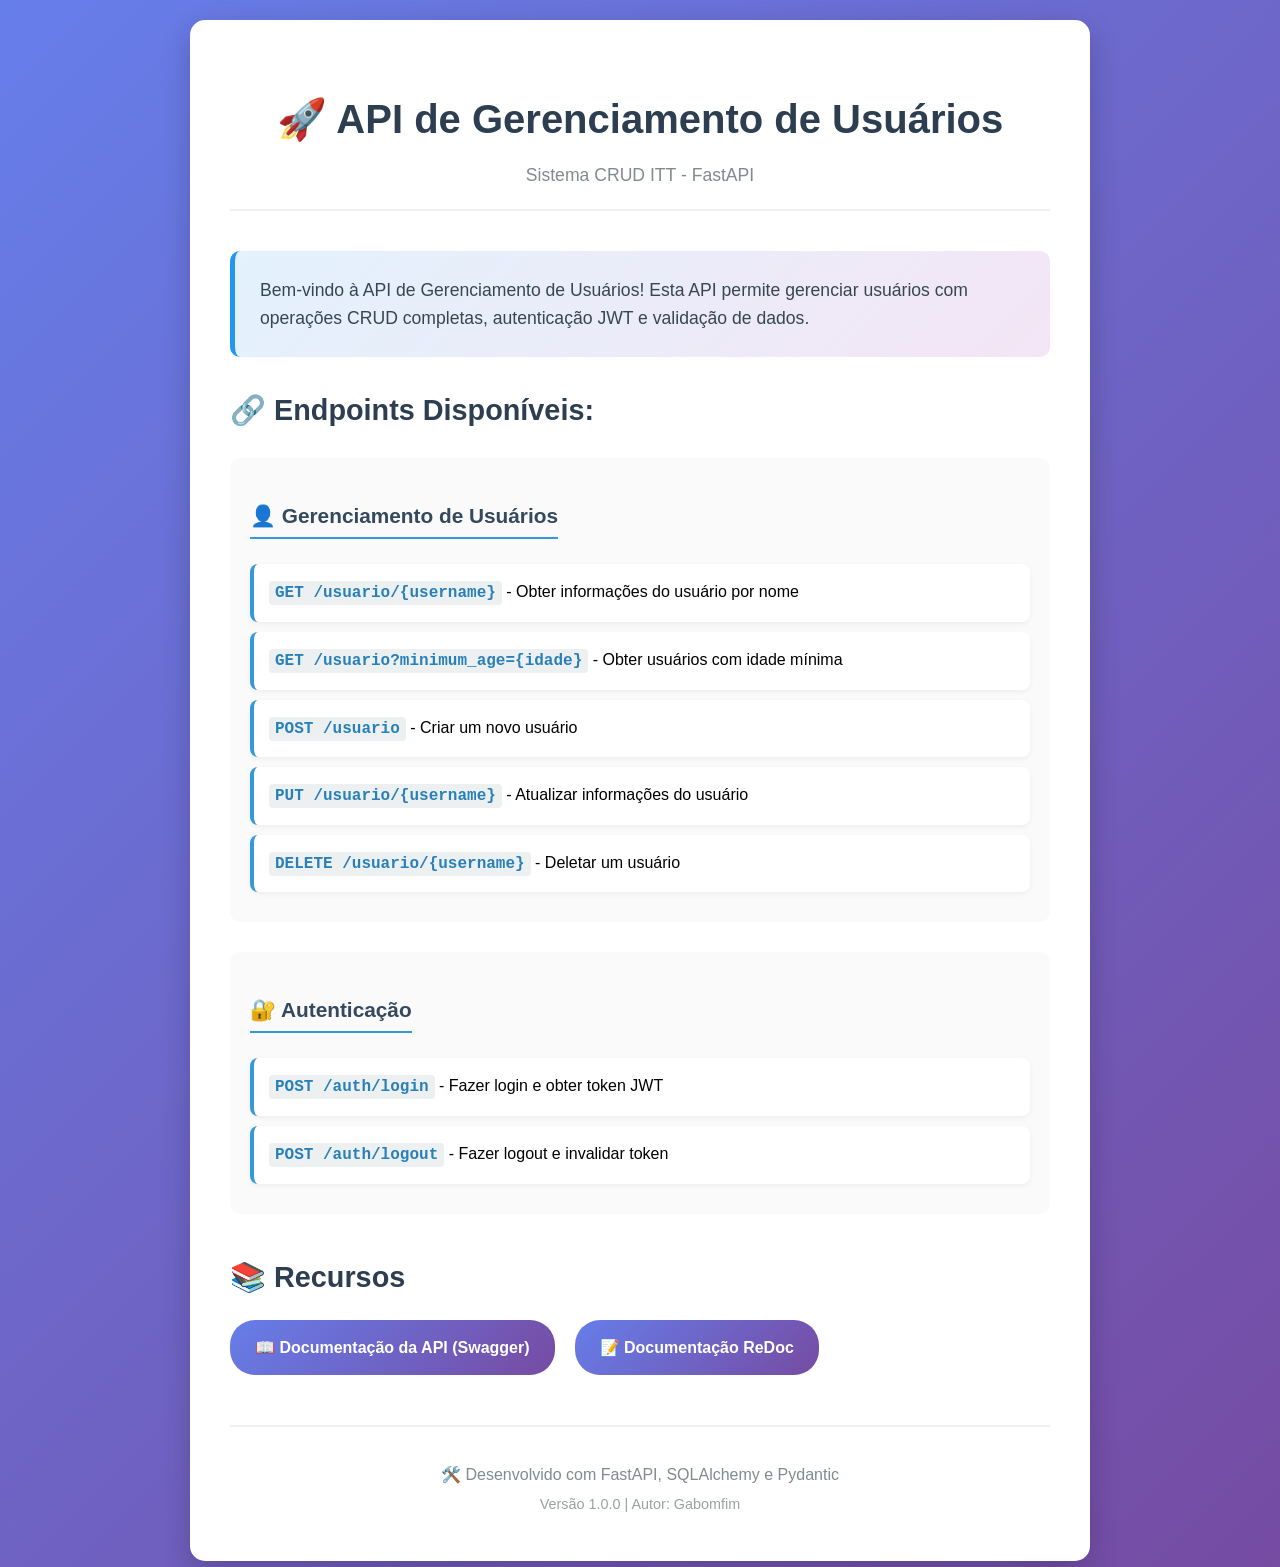
<file: templates/index.html>
<!DOCTYPE html>
<html lang="pt-BR">
<head>
    <title>API de Gerenciamento de Usuários - CRUD ITT</title>
    <meta charset="UTF-8">
    <meta name="viewport" content="width=device-width, initial-scale=1.0">
    <meta name="description" content="API REST para gerenciamento de usuários com operações CRUD completas">
    <link rel="stylesheet" href="/static/css/main.css">
</head>
<body>
    <div class="container">
        <header>
            <h1>🚀 API de Gerenciamento de Usuários</h1>
            <div class="subtitle">Sistema CRUD ITT - FastAPI</div>
        </header>
        
        <section class="welcome">
            <p>Bem-vindo à API de Gerenciamento de Usuários! Esta API permite gerenciar usuários com operações CRUD completas, autenticação JWT e validação de dados.</p>
        </section>
        
        <section class="endpoints">
            <h2>🔗 Endpoints Disponíveis:</h2>
            
            <div class="endpoint-group">
                <h3>👤 Gerenciamento de Usuários</h3>
                <div class="endpoint">
                    <strong>GET /usuario/{username}</strong> - Obter informações do usuário por nome
                </div>
                <div class="endpoint">
                    <strong>GET /usuario?minimum_age={idade}</strong> - Obter usuários com idade mínima
                </div>
                <div class="endpoint">
                    <strong>POST /usuario</strong> - Criar um novo usuário
                </div>
                <div class="endpoint">
                    <strong>PUT /usuario/{username}</strong> - Atualizar informações do usuário
                </div>
                <div class="endpoint">
                    <strong>DELETE /usuario/{username}</strong> - Deletar um usuário
                </div>
            </div>

            <div class="endpoint-group">
                <h3>🔐 Autenticação</h3>
                <div class="endpoint">
                    <strong>POST /auth/login</strong> - Fazer login e obter token JWT
                </div>
                <div class="endpoint">
                    <strong>POST /auth/logout</strong> - Fazer logout e invalidar token
                </div>
            </div>
        </section>
        
        <section class="resources">
            <h2>📚 Recursos</h2>
            <div class="resource-links">
                <a href="/docs" class="resource-link">
                    📖 Documentação da API (Swagger)
                </a>
                <a href="/redoc" class="resource-link">
                    📝 Documentação ReDoc
                </a>
            </div>
        </section>

        <footer>
            <p>🛠️ Desenvolvido com FastAPI, SQLAlchemy e Pydantic</p>
            <p class="version">Versão 1.0.0 | Autor: Gabomfim</p>
        </footer>
    </div>
</body>
</html>
</file>
<file: static/css/main.css>
body {
    font-family: 'Inter', 'Segoe UI', Tahoma, Geneva, Verdana, sans-serif;
    max-width: 900px;
    margin: 0 auto;
    padding: 20px;
    background: linear-gradient(135deg, #667eea 0%, #764ba2 100%);
    min-height: 100vh;
    line-height: 1.6;
}

.container {
    background-color: white;
    padding: 40px;
    border-radius: 15px;
    box-shadow: 0 10px 30px rgba(0,0,0,0.2);
}

header {
    text-align: center;
    margin-bottom: 40px;
    border-bottom: 2px solid #f0f0f0;
    padding-bottom: 20px;
}

h1 {
    color: #2c3e50;
    margin-bottom: 10px;
    font-size: 2.5rem;
    font-weight: 700;
}

.subtitle {
    color: #7f8c8d;
    font-size: 1.1rem;
    font-weight: 300;
}

.welcome {
    background: linear-gradient(135deg, #e3f2fd 0%, #f3e5f5 100%);
    padding: 25px;
    border-radius: 10px;
    margin-bottom: 30px;
    border-left: 5px solid #2196f3;
}

.welcome p {
    margin: 0;
    color: #37474f;
    font-size: 1.1rem;
}

.endpoints {
    margin: 30px 0;
}

.endpoints h2 {
    color: #2c3e50;
    margin-bottom: 25px;
    font-size: 1.8rem;
}

.endpoint-group {
    margin-bottom: 30px;
    background-color: #fafafa;
    padding: 20px;
    border-radius: 10px;
}

.endpoint-group h3 {
    color: #34495e;
    margin-bottom: 15px;
    font-size: 1.3rem;
    border-bottom: 2px solid #3498db;
    padding-bottom: 5px;
    display: inline-block;
}

.endpoint {
    background-color: white;
    padding: 15px;
    margin: 10px 0;
    border-left: 4px solid #3498db;
    border-radius: 8px;
    box-shadow: 0 2px 5px rgba(0,0,0,0.05);
    transition: transform 0.2s ease, box-shadow 0.2s ease;
}

.endpoint:hover {
    transform: translateX(5px);
    box-shadow: 0 4px 15px rgba(0,0,0,0.1);
}

.endpoint strong {
    color: #2980b9;
    font-family: 'Monaco', 'Consolas', monospace;
    background-color: #ecf0f1;
    padding: 3px 6px;
    border-radius: 4px;
}

.resources {
    margin: 40px 0;
}

.resources h2 {
    color: #2c3e50;
    margin-bottom: 20px;
    font-size: 1.8rem;
}

.resource-links {
    display: flex;
    gap: 20px;
    flex-wrap: wrap;
}

.resource-link {
    background: linear-gradient(135deg, #667eea 0%, #764ba2 100%);
    color: white;
    padding: 15px 25px;
    border-radius: 25px;
    text-decoration: none;
    font-weight: 600;
    transition: transform 0.3s ease, box-shadow 0.3s ease;
    display: inline-block;
}

.resource-link:hover {
    transform: translateY(-3px);
    box-shadow: 0 10px 25px rgba(102, 126, 234, 0.4);
    text-decoration: none;
    color: white;
}

footer {
    margin-top: 50px;
    text-align: center;
    padding-top: 30px;
    border-top: 2px solid #f0f0f0;
    color: #7f8c8d;
}

footer p {
    margin: 5px 0;
}

.version {
    font-size: 0.9rem;
    opacity: 0.8;
}

a {
    color: #3498db;
    text-decoration: none;
    transition: color 0.2s ease;
}

a:hover {
    color: #2980b9;
    text-decoration: underline;
}

/* Responsividade */
@media (max-width: 768px) {
    body {
        padding: 10px;
    }
    
    .container {
        padding: 25px;
    }
    
    h1 {
        font-size: 2rem;
    }
    
    .resource-links {
        flex-direction: column;
    }
    
    .resource-link {
        text-align: center;
    }
}
</file>
